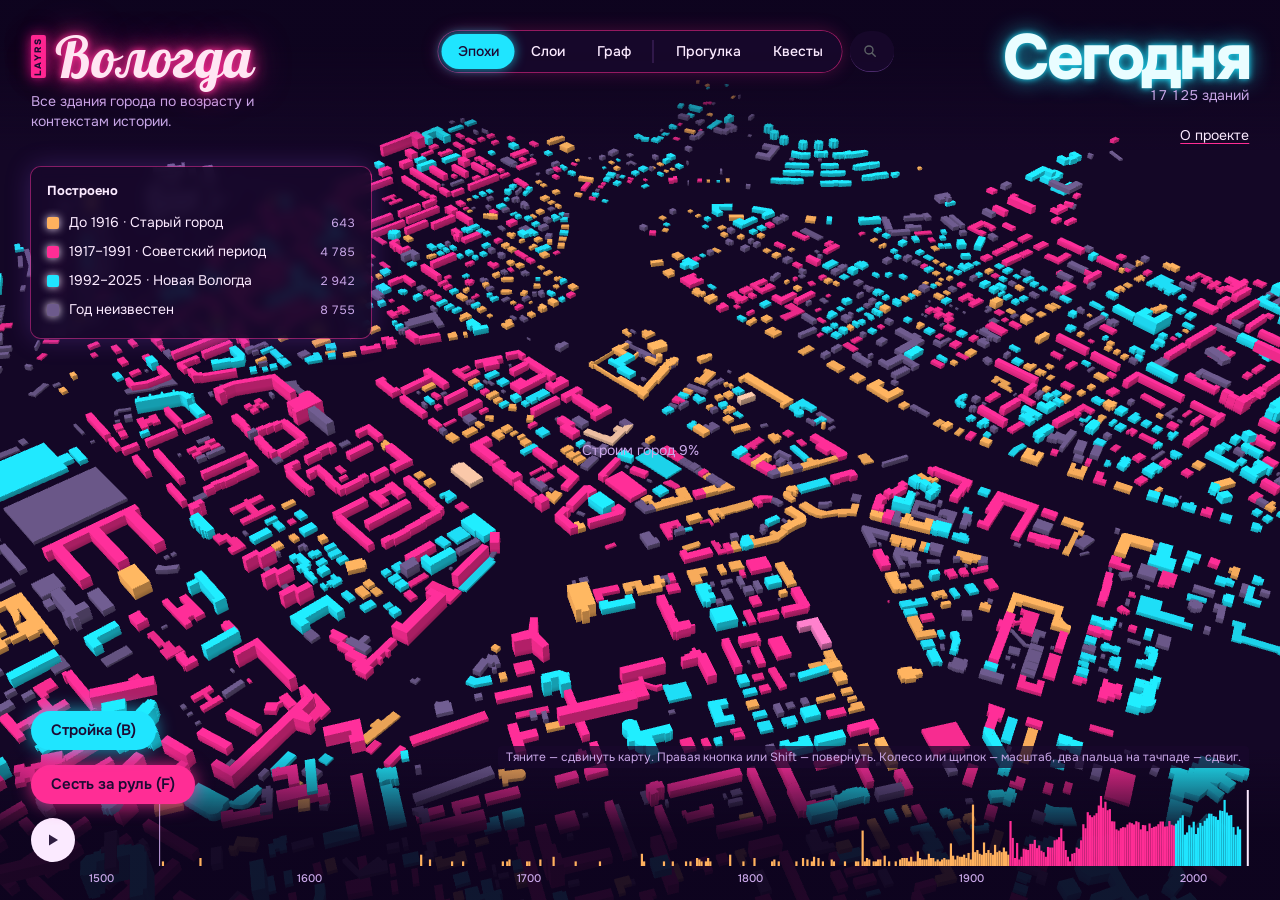
<file: index.html>
<!doctype html>
<html lang="ru">
<head>
<meta charset="utf-8">
<meta name="viewport" content="width=device-width, initial-scale=1, viewport-fit=cover">
<title>LAYRS: Вологда</title>
<meta name="description" content="Все 17 тысяч зданий Вологды в 3D по году постройки: три эпохи, храмы, деревянные дома, памятники наследия, люди и события. Неоновый город с машиной, радио, заданиями и градостроителем.">
<link rel="canonical" href="https://pyatakovich-hash.github.io/vologda/">
<meta property="og:type" content="website">
<meta property="og:title" content="LAYRS: Вологда">
<meta property="og:description" content="Все 17 тысяч зданий Вологды в 3D по году постройки: три эпохи, храмы, деревянные дома, памятники наследия, люди и события. Неоновый город с машиной, радио, заданиями и градостроителем.">
<meta property="og:url" content="https://pyatakovich-hash.github.io/vologda/">
<meta property="og:image" content="https://pyatakovich-hash.github.io/vologda/og.png">
<meta property="og:image:width" content="1200">
<meta property="og:image:height" content="630">
<meta name="twitter:card" content="summary_large_image">
<script type="application/ld+json">{"@context": "https://schema.org", "@type": "WebApplication", "name": "LAYRS: Вологда", "url": "https://pyatakovich-hash.github.io/vologda/", "description": "Все 17 тысяч зданий Вологды в 3D по году постройки: три эпохи, храмы, деревянные дома, памятники наследия, люди и события. Неоновый город с машиной, радио, заданиями и градостроителем.", "inLanguage": "ru", "applicationCategory": "ReferenceApplication", "operatingSystem": "Any (web browser with WebGL)", "isAccessibleForFree": true, "image": "https://pyatakovich-hash.github.io/vologda/og.png", "about": {"@type": "City", "name": "Вологда"}}</script>
<link rel="preconnect" href="https://fonts.googleapis.com">
<link rel="preconnect" href="https://fonts.gstatic.com" crossorigin>
<link href="https://fonts.googleapis.com/css2?family=Onest:wght@400;500;600;700;800&family=PT+Serif:ital,wght@0,700;1,400&family=Lobster&display=swap" rel="stylesheet">
<link rel="stylesheet" href="styles.css">
<link rel="stylesheet" href="vice.css">
<script src="logo.js" defer></script>
</head>
<body>
<noscript><p style="padding:24px;font:16px sans-serif">Для карты нужен JavaScript и WebGL.</p></noscript>
<canvas id="scene" aria-label="Трёхмерная карта зданий Вологды"></canvas>
<div class="veil veil-top" aria-hidden="true"></div>
<div class="veil veil-bottom" aria-hidden="true"></div>

<header class="masthead">
  <div>
    <h1><span class="layrs" aria-label="LAYRS">LAYRS</span>Вологда<i class="baseline"></i></h1>
    <p class="dek">Все здания города по возрасту и контекстам истории.</p>
  </div>
</header>

<nav class="modes" aria-label="Как раскрасить город">
  <button data-mode="0" aria-pressed="true">Эпохи</button>
  <button data-mode="2" aria-pressed="false">Слои</button>
  <a class="graph-open" href="graph.html"><span>Граф</span></a>
  <span class="modes-sep" aria-hidden="true"></span>
  <button class="walks-open" aria-haspopup="dialog"><span>Прогулка</span></button>
  <button class="quests-open" aria-haspopup="dialog"><span>Квесты</span></button>
</nav>
<div class="find" role="search">
  <input type="search" id="find-input" autocomplete="off" spellcheck="false" placeholder="Адрес, здание или улица"
    aria-label="Найти здание, адрес или улицу" aria-controls="find-results" aria-expanded="false">
  <ul id="find-results" class="find-results" role="listbox" hidden></ul>
  <div id="find-sel" class="find-sel" hidden></div>
</div>

<div class="tally" aria-live="polite">
  <span id="year" class="tally-year">2025</span>
  <span class="tally-count"><span id="count">0</span> <span id="count-word">зданий</span></span>
</div>

<aside id="panel" class="panel collapsed">
  <button class="sheet-handle" aria-expanded="true" aria-controls="panel-body">Легенда</button>
  <div id="panel-body"></div>
</aside>
<nav class="corner" aria-label="Проект">
  <button class="about-open" aria-haspopup="dialog">О проекте</button>
</nav>
<dialog id="about" class="about" aria-labelledby="about-title">
  <button class="about-close" aria-label="Закрыть">×</button>
  <article>
    <h2 id="about-title">О проекте</h2>
    <p>17 125 зданий Вологды в 3D, раскрашенных по трём эпохам: старый город до 1916 года, советский период 1917–1991
    и новая Вологда 1992–2025. Поверх — слои истории: храмы, деревянное наследие, памятники под охраной, стили
    и дома, о которых есть статьи в Википедии.</p>
    <p>Город нарисован в неоне 80-х: по улицам ездят машины и ходят люди, можно сесть за руль (F), брать задания (M),
    переключать радио (Q/E), а в режиме «Стройка» (B) — достраивать город самому: зоны, дороги, бюджет и жители.</p>
    <p class="notice">Некоммерческий учебный проект. Основа — открытый шаблон LAYRS Александра Баракова;
    код этой версии — на <a href="https://github.com/pyatakovich-hash/vologda" target="_blank" rel="noopener">GitHub</a>.</p>

    <h3>Как читать карту</h3>
    <p>Цвет — эпоха постройки. Бледные здания датированы приблизительно, серые — год неизвестен. Кнопка ▶ проигрывает
    рост города с XVI века. Нажмите на здание, чтобы закрепить карточку с историей и источниками.
    «Прогулка» строит пеший маршрут по историям, «Граф» показывает людей и события, связанные с домами,
    а «Квесты» — загадки, ответ на которые нужно найти на карте.</p>
    <p>Карту двигают перетаскиванием или двумя пальцами на тачпаде, поворачивают правой кнопкой или с Shift,
    приближают колесом или щипком.</p>

    <h3>Данные</h3>
    <ul>
      <li>Контуры, этажность, улицы, вода: OpenStreetMap. ODbL.</li>
      <li>Подложка и улицы для машин: © <a href="https://www.openstreetmap.org/copyright" target="_blank" rel="noopener">OpenStreetMap</a>, © <a href="https://carto.com/attributions" target="_blank" rel="noopener">CARTO</a>.</li>
      <li>Рельеф: тайлы высот Terrarium (Mapzen, <a href="https://registry.opendata.aws/terrain-tiles/" target="_blank" rel="noopener">AWS Open Data</a>), с вертикальным преувеличением ×3.</li>
      <li>Годы постройки: база «How old is this house» проекта Кон-Тики (ODbL) и ГИС ЖКХ.</li>
      <li>Истории, памятники наследия, стили, люди и события: Wikidata (CC0) и Википедия (CC BY-SA);
      фото — Wikimedia Commons, у каждого указаны автор и лицензия.</li>
    </ul>

    <h3>Ограничения</h3>
    <p>Год постройки известен примерно у половины зданий: в открытых данных мало дат для мелких построек и гаражей.
    Истории привязаны к домам по координатам Wikidata и изредка могут попасть на соседнее здание.
    Машины, люди и градостроитель — игра, а не модель реального города.</p>
  </article>
</dialog>

<div id="card" class="card" hidden></div>
<section id="focus" class="focusbox" hidden aria-live="polite"></section>
<section id="walk" class="walkcard" hidden aria-live="polite"></section>
<section id="quest" class="quest" hidden aria-live="polite"></section>
<dialog id="quests" class="about quests" aria-labelledby="quests-title">
  <button class="about-close" aria-label="Закрыть">×</button>
  <article id="quests-body"></article>
</dialog>
<dialog id="walks" class="about walks" aria-labelledby="walks-title">
  <button class="about-close" aria-label="Закрыть">×</button>
  <article id="walks-body"></article>
</dialog>
<p class="howto">Тяните — сдвинуть карту. Правая кнопка или Shift — повернуть. Колесо или щипок — масштаб, два пальца на тачпаде — сдвиг.</p>

<footer class="timeline">
  <button id="play" class="play" aria-label="Показать, как рос город">
    <svg viewBox="0 0 16 16" aria-hidden="true"><path id="play-icon" d="M4 2.5v11l9-5.5z"/></svg>
  </button>
  <canvas id="hist" aria-label="Зданий по годам; тяните, чтобы выбрать год"></canvas>
</footer>

<div id="loading" class="loading">Строим город <span id="progress">0</span>%</div>
<script src="vendor/proj4.js"></script>
<script type="module" src="app.js"></script>
</body>
</html>
</file>
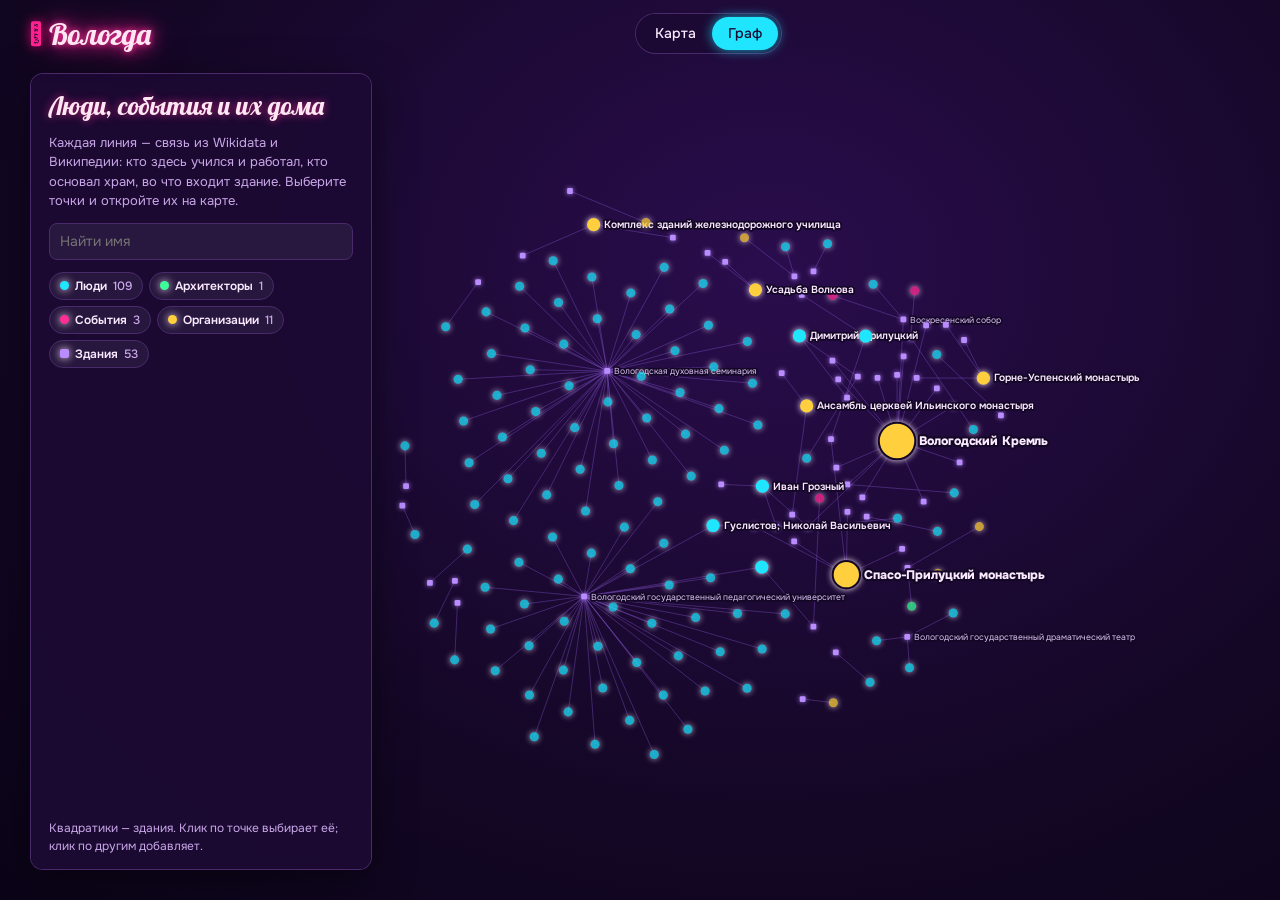
<file: graph.html>
<!doctype html>
<html lang="ru">
<head>
<meta charset="utf-8">
<meta name="viewport" content="width=device-width, initial-scale=1, viewport-fit=cover">
<title>LAYRS: Вологда — граф</title>
<link rel="preconnect" href="https://fonts.googleapis.com">
<link href="https://fonts.googleapis.com/css2?family=Onest:wght@400;500;600;700;800&family=Lobster&display=swap" rel="stylesheet">
<link rel="stylesheet" href="graph.css">
<script src="vendor/d3.min.js" defer></script>
<script src="graph.js" defer></script>
</head>
<body>
<header class="g-head">
  <a class="g-home" href="./"><span class="g-mark">LAYRS</span>Вологда</a>
  <nav class="g-nav" aria-label="Views">
    <a href="./" data-i18n="Map">Map</a>
    <a href="./graph.html" aria-current="page" data-i18n="Graph">Graph</a>
  </nav>
  <div class="g-lang" role="group" aria-label="Language" hidden>
    <button data-lang="en" aria-pressed="true">EN</button><button data-lang="nl" aria-pressed="false">NL</button>
  </div>
</header>

<aside class="g-panel" aria-label="Graph controls">
  <h1 data-i18n="People, events and the buildings they touched">People, events and the buildings they touched</h1>
  <p class="g-lede" data-i18n="lede">Every line is a checked story about a building. Pick one or more points, then open them on the map.</p>
  <input class="g-search" type="search" placeholder="Find a name" data-i18n-placeholder="Find a name" aria-label="Find a name">
  <div class="g-types" role="group" aria-label="Show"></div>
  <section class="g-selection" hidden>
    <ul class="g-chips"></ul>
    <a class="g-open" href="./"></a>
    <button class="g-clear" data-i18n="Clear">Clear</button>
  </section>
  <section class="g-evidence"></section>
  <p class="g-hint" data-i18n="hint">Squares are buildings. Click a point to select it; click more to add them.</p>
</aside>

<svg class="g-svg" role="img" aria-label="Graph of people, events and organisations linked to buildings"></svg>
<div class="g-tip" hidden></div>
</body>
</html>
</file>
<file: styles.css>
/* Petersburg: a white architectural model under a pale Baltic sky; Admiralty gold for the mark, Neva navy for the controls. */
:root {
  --sky: #e4e8ea;
  --paper: #ffffff;
  --ink: #000000;
  --muted: #5d6266;
  --rule: #cfd5d8;
  --red: #b8892a;
  --navy: #14284b;
  --gutter: clamp(16px, 2.4vw, 32px);
  font: 400 14px/1.5 "Onest", "Helvetica Neue", Arial, sans-serif;
}
* { box-sizing: border-box; }
html, body { margin: 0; height: 100%; background: var(--sky); color: var(--ink); overflow: hidden; }
button { font: inherit; color: inherit; }
:focus-visible { outline: 2px solid var(--red); outline-offset: 2px; }

#scene { position: fixed; inset: 0; width: 100%; height: 100%; display: block; }
/* Sky veils keep the masthead and the timeline legible over the model. */
.veil { position: fixed; left: 0; right: 0; pointer-events: none; }
.veil-top { top: 0; height: 150px; background: linear-gradient(var(--sky) 35%, rgba(228, 232, 234, 0)); }
.veil-bottom { bottom: 0; height: 150px; background: linear-gradient(rgba(228, 232, 234, 0), var(--sky) 55%); }

/* Masthead: the three crosses, then the name set large and tight. */
.masthead { position: fixed; top: calc(env(safe-area-inset-top, 0px) + var(--gutter)); left: var(--gutter);
  display: flex; gap: 14px; align-items: flex-start; pointer-events: none; }
/* LAYRS: the wordmark set vertically on a block of the city's accent, as tall as the name's capitals (sized in app.js). */
h1 { position: relative; }
.layrs { font-family: "Onest", sans-serif; position: absolute; left: 0; top: 0; writing-mode: vertical-rl; transform: rotate(180deg); display: flex;
  align-items: center; justify-content: center; background: var(--red); color: var(--paper); font-weight: 800;
  line-height: 1; letter-spacing: .14em; padding: 0 .3em; border-radius: 2px; box-sizing: border-box; }
.layrs { visibility: hidden; }
.layrs.fitted { visibility: visible; }
.baseline { display: inline-block; width: 0; height: 0; vertical-align: baseline; }
h1 { margin: 0; font: 700 clamp(34px, 4.4vw, 56px)/.95 "PT Serif", Georgia, serif; letter-spacing: -0.01em; }
.dek { margin: 8px 0 0; color: var(--muted); max-width: 30ch; font-size: 14px; line-height: 1.4; }

/* Mode switch: a single bar, the active mode filled black. */
.modes { position: fixed; top: calc(env(safe-area-inset-top, 0px) + var(--gutter)); left: 50%; transform: translateX(-50%);
  display: flex; background: var(--paper); border-radius: 999px; padding: 3px; box-shadow: 0 1px 0 var(--rule); }
.modes button { border: 0; background: none; padding: 7px 16px; border-radius: 999px; cursor: pointer; font-weight: 500; }
.modes button[aria-pressed="true"] { background: var(--navy); color: var(--paper); }

.tally { position: fixed; top: calc(env(safe-area-inset-top, 0px) + var(--gutter)); right: var(--gutter); text-align: right; }
.tally-year { display: block; font-size: clamp(40px, 5vw, 64px); font-weight: 800; letter-spacing: -0.04em; line-height: .85; }
.tally-count { color: var(--muted); }

/* Context panel: legend, ramp or layer list, always on the left under the masthead. */
.panel { position: fixed; left: var(--gutter); top: calc(env(safe-area-inset-top, 0px) + var(--gutter) + 136px);
  width: min(340px, calc(100vw - 2 * var(--gutter))); max-height: calc(100vh - 300px); overflow-y: auto;
  background: var(--paper); border-radius: 10px; padding: 14px 16px; }
.panel h2 { margin: 0 0 8px; font-size: 13px; font-weight: 700; }
.panel h2.section { margin: 14px 0 4px; color: var(--muted); font-weight: 600; }
.panel h2.section:first-child { margin-top: 0; }
.swatches { display: flex; flex-direction: column; }
.swatch { display: grid; grid-template-columns: 12px 1fr auto; gap: 10px; align-items: center; background: none; border: 0;
  text-align: left; padding: 4px 0; cursor: pointer; }
.swatch i { width: 12px; height: 12px; border-radius: 2px; }
.swatch .n { color: var(--muted); font-size: 12px; }
.n, .tally, .card dd, .card .y { font-variant-numeric: tabular-nums; }
.swatch[aria-pressed="false"] { opacity: .35; }
.ramp { height: 10px; border-radius: 2px; margin: 4px 0 6px; }
.ramp-scale { display: flex; justify-content: space-between; color: var(--muted); font-size: 12px; }
.note { color: var(--muted); font-size: 12px; margin: 10px 0 0; }

.layers { display: flex; flex-direction: column; gap: 2px; margin: 0 -8px; }
.layer { display: grid; grid-template-columns: 1fr auto; gap: 2px 12px; background: none; border: 0; text-align: left;
  padding: 8px; border-radius: 6px; cursor: pointer; }
.layer:hover { background: var(--sky); }
.layer[aria-pressed="true"] { background: var(--navy); color: var(--paper); }
.layer b { font-weight: 700; }
.layer .era, .layer .n { font-size: 12px; opacity: .7; }
.layer .n { grid-row: 1 / 3; grid-column: 2; align-self: center; }
.layer-detail { margin-top: 10px; }
.stories { list-style: none; margin: 0 -8px; padding: 0; }
.story { display: block; width: 100%; text-align: left; background: none; border: 0; border-radius: 6px; padding: 7px 8px; cursor: pointer; }
.story:hover { background: var(--sky); }
.story b { display: block; font-weight: 600; }
.story span { display: block; color: var(--muted); font-size: 12px; line-height: 1.45; margin-top: 2px; }
.back { border: 0; background: none; padding: 0; margin: 0 0 10px; color: var(--muted); cursor: pointer; font-size: 13px; }
.back::before { content: "‹ "; }
.layer-title { font-size: 22px !important; font-weight: 800 !important; letter-spacing: -0.02em; margin: 0 !important; line-height: 1.1; }
.layer-era { margin: 2px 0 0; color: var(--muted); }
.layer-detail p { margin: 0 0 10px; line-height: 1.55; }
.layer-detail a { color: var(--ink); text-decoration-color: var(--red); text-underline-offset: 3px; font-size: 12px; }
.caveat { color: var(--muted); font-size: 12px; }

/* Building card: a white slip of paper. Follows the pointer on hover; pinned by a click, then it takes clicks.
   Hierarchy: name and year are the heading; small sentence-case headings mark the sections below. */
.card { position: fixed; z-index: 10; pointer-events: none; background: var(--paper); border-radius: 10px;
  width: 330px; max-height: calc(100vh - 24px); overflow-y: auto; box-shadow: 0 8px 28px rgba(30, 40, 50, .16); font-size: 13px; }
.card.pinned { pointer-events: auto; width: 400px; }
.card .fact { margin: 0; padding: 8px 10px; background: var(--sky); border-radius: 6px; line-height: 1.5; }
.card-close { position: absolute; top: 8px; right: 8px; width: 30px; height: 30px; border: 0; border-radius: 50%;
  background: rgba(255,255,255,.92); cursor: pointer; font-size: 18px; line-height: 1; z-index: 1; }
.card .photo { margin: 0; }
.card .photo img { display: block; width: 100%; max-height: 210px; object-fit: cover; border-radius: 10px 10px 0 0; background: var(--sky); }
.card .photo figcaption { font-size: 11px; color: var(--muted); padding: 5px 16px 0; }
.card a { color: inherit; text-decoration-color: var(--red); text-underline-offset: 3px; }
.card-head { padding: 12px 16px 10px; }
.card-head h3 { margin: 0 0 6px; font-size: 17px; font-weight: 700; line-height: 1.25; letter-spacing: -0.01em; padding-right: 26px; }
.card .when { display: flex; align-items: baseline; gap: 10px; flex-wrap: wrap; }
.card .y { font-size: 30px; font-weight: 800; letter-spacing: -0.03em; line-height: 1; }
.card .period { color: var(--muted); display: inline-flex; align-items: center; gap: 6px; }
.card .period i, .card .chips i { width: 9px; height: 9px; border-radius: 2px; flex: none; }
.card section { padding: 10px 16px; border-top: 1px solid var(--rule); }
.card h4 { margin: 0 0 6px; font-size: 12px; font-weight: 700; color: var(--muted); }
.card .extract { margin: 0; line-height: 1.55; }
.card .chips { list-style: none; margin: 0; padding: 0; display: flex; flex-direction: column; gap: 6px; }
.card .chips li { display: flex; gap: 8px; align-items: flex-start; }
.card .chips li i { margin-top: 5px; }
.card .chips b { font-weight: 600; }
.card .chips span { color: var(--muted); }
.card .chips p { margin: 3px 0 0; line-height: 1.5; }
.card dl { display: grid; grid-template-columns: auto 1fr; gap: 3px 12px; margin: 0; }
.card dt { color: var(--muted); }
.card dd { margin: 0; text-align: right; }
.card .why { margin: 0; color: var(--muted); font-size: 12px; line-height: 1.45; }
.card .sources p { margin: 0; }
.card .hint { margin: 0; padding: 8px 16px 12px; color: var(--muted); font-size: 12px; border-top: 1px solid var(--rule); }

/* How to move: a quiet line under the timeline's right end. */
.howto { position: fixed; right: var(--gutter); bottom: calc(env(safe-area-inset-bottom, 0px) + 120px); color: var(--muted); background: rgba(228,232,234,.85); padding: 2px 8px; border-radius: 4px;
  font-size: 12px; pointer-events: none; }
@media (max-width: 720px), (hover: none) { .howto { display: none; } }

.timeline { position: fixed; left: 0; right: 0; bottom: 0; display: flex; align-items: flex-end; gap: 14px;
  padding: 0 var(--gutter) calc(env(safe-area-inset-bottom, 0px) + 14px); pointer-events: none; }
.timeline > * { pointer-events: auto; }
.timeline canvas { flex: 1; height: 96px; cursor: ew-resize; touch-action: none; }
.play { width: 44px; height: 44px; border-radius: 50%; border: 0; background: var(--ink); color: var(--paper);
  cursor: pointer; margin-bottom: 24px; display: grid; place-items: center; flex: none; }
.play svg { width: 16px; height: 16px; fill: currentColor; }

.loading { position: fixed; left: 50%; top: 50%; transform: translate(-50%, -50%); color: var(--muted); }

.sheet-handle { display: none; }

/* About: a reading page over the map, opened from a quiet link under the tally. */
.corner { position: fixed; top: calc(env(safe-area-inset-top, 0px) + var(--gutter) + 92px); right: var(--gutter);
  display: flex; flex-direction: column; align-items: flex-end; gap: 4px; }
.about-open, .sibling { border: 0; background: none; padding: 2px 0; cursor: pointer; color: var(--ink); font: inherit;
  text-decoration: underline; text-decoration-color: var(--red); text-underline-offset: 3px; }
.sibling { color: var(--muted); font-size: 12px; }
.about { border: 0; border-radius: 12px; padding: 0; width: min(640px, calc(100vw - 32px)); max-height: calc(100vh - 48px);
  box-shadow: 0 20px 60px rgba(30, 40, 50, .25); color: var(--ink); }
.about::backdrop { background: rgba(228, 232, 234, .7); }
.about article { padding: 28px 32px 32px; overflow-y: auto; }
.about h2 { margin: 0 0 12px; font: 700 28px/1.1 "PT Serif", Georgia, serif; }
.about h3 { margin: 22px 0 6px; font-size: 15px; font-weight: 700; }
.about p, .about li { line-height: 1.6; max-width: 64ch; }
.about ul { padding-left: 18px; margin: 6px 0 0; }
.about li { margin-bottom: 6px; }
.about a { color: var(--ink); text-decoration-color: var(--red); text-underline-offset: 3px; }
.about .credit { color: var(--muted); margin-top: 0; }
.about .author { font-weight: 600; margin-bottom: 4px; }
.about .notice { border-left: 3px solid var(--red); padding-left: 12px; font-weight: 500; }
.about-close { position: sticky; float: right; top: 10px; margin: 10px 10px 0 0; width: 32px; height: 32px; border: 0;
  border-radius: 50%; background: var(--sky); cursor: pointer; font-size: 18px; }

/* Section icons in the layer list, and a row of them to jump between sections. */
.icon { width: 15px; height: 15px; flex: none; vertical-align: -2px; margin-right: 6px; }
.section-nav { display: flex; gap: 4px; margin: 0 0 6px; flex-wrap: wrap; }
.section-nav button { border: 0; background: var(--sky); border-radius: 6px; width: 32px; height: 30px; cursor: pointer;
  display: grid; place-items: center; color: var(--navy); }
.section-nav .icon { margin: 0; }

@media (max-width: 720px) {
  .dek { display: none; }
  h1 { font-size: 30px; }
  .tally-year { font-size: 30px; }
  .tally-count { font-size: 12px; }
  .masthead, .tally { top: calc(env(safe-area-inset-top, 0px) + 14px); }
  .corner { top: calc(env(safe-area-inset-top, 0px) + 64px); font-size: 13px; }
  /* Modes: one strip above the timeline. */
  .modes { top: auto; left: 12px; right: 12px; transform: none; bottom: calc(env(safe-area-inset-bottom, 0px) + 100px);
    justify-content: center; }
  .modes button { flex: 1; padding: 8px 10px; }
  /* Panel: a sheet above the modes, folded to its handle by default. */
  .panel { top: auto; left: 12px; right: 12px; width: auto; bottom: calc(env(safe-area-inset-bottom, 0px) + 150px);
    max-height: 48vh; padding: 0 14px 12px; }
  .sheet-handle { display: block; width: calc(100% + 28px); margin: 0 -14px 8px; padding: 12px 14px; border: 0;
    background: none; text-align: left; font-weight: 600; cursor: pointer; border-bottom: 1px solid var(--rule); }
  .sheet-handle::after { content: ""; float: right; width: 8px; height: 8px; margin-top: 4px; border: solid var(--muted);
    border-width: 0 2px 2px 0; transform: rotate(225deg); }
  .panel.collapsed { overflow: hidden; padding-bottom: 0; }
  .panel.collapsed .sheet-handle { margin-bottom: 0; border-bottom: 0; }
  .panel.collapsed .sheet-handle::after { transform: rotate(45deg); margin-top: 0; }
  .panel.collapsed #panel-body { display: none; }
  /* Card: a sheet from the bottom edge. */
  .card, .card.pinned { left: 0 !important; right: 0; top: auto !important; bottom: 0; width: auto; max-height: 72vh;
    border-radius: 14px 14px 0 0; padding-bottom: env(safe-area-inset-bottom, 0px); }
  .card .photo img { border-radius: 14px 14px 0 0; max-height: 190px; }
  .timeline { padding-bottom: calc(env(safe-area-inset-bottom, 0px) + 10px); }
  .timeline canvas { height: 76px; }
  .play { width: 40px; height: 40px; margin-bottom: 18px; }
  .about article { padding: 20px 18px 24px; }
}
@media (prefers-reduced-motion: reduce) { * { transition: none !important; } }

.card .chips .note-name { margin: 2px 0 0; font-weight: 600; color: var(--ink); }

/* ---- ported from LAYRS: Delft: walks, the bar, the legend ---- */
.walkcard { position: fixed; z-index: 11; right: var(--gutter); bottom: 132px; width: 340px; max-height: calc(100vh - 290px);
  overflow-y: auto; background: var(--paper); border-radius: 12px; box-shadow: 0 2px 0 var(--red), 0 10px 30px rgba(20, 40, 100, .14); }
.walkcard header { cursor: pointer; display: flex; align-items: center; gap: 10px; padding: 11px 44px 10px 16px;
  background: var(--red); color: var(--paper); border-radius: 12px 12px 0 0; }
.walkcard header b { font-size: 13px; }
.walkcard .q-close { position: absolute; top: 5px; right: 6px; width: 30px; height: 30px; border: 0; border-radius: 50%;
  background: none; cursor: pointer; font-size: 18px; color: var(--paper); z-index: 1; }
.walkcard .q-credit { font-size: 11px; color: var(--muted); padding: 4px 16px 0; margin: 0; }
.walkcard .q-credit a { color: inherit; }
.walkcard .q-riddle { margin: 0; padding: 10px 16px 0; font-size: 15px; line-height: 1.5; }
.walkcard .q-actions { display: flex; flex-wrap: wrap; align-items: center; gap: 6px; padding: 12px 16px 14px; }
.walkcard .q-actions button { border: 1px solid var(--rule); background: var(--paper); border-radius: 999px;
  padding: 5px 12px; cursor: pointer; font-size: 12px; font-weight: 600; }
.walkcard .q-actions button small { color: var(--muted); font-weight: 500; }
.walkcard .q-actions .primary { background: var(--red); border-color: var(--red); color: var(--paper); }
@media (max-width: 720px) {
  .walkcard { left: 12px; right: 12px; width: auto; bottom: auto; top: calc(env(safe-area-inset-top, 0px) + 100px); max-height: 46vh; }
}
.walks { width: min(720px, calc(100vw - 32px)); }
.walks article { padding: 22px 26px 24px; }
.walks h2 { margin: 0; }
.walks h3 { margin: 16px 0 8px; font-size: 13px; }
.walks .w-lede { margin: 6px 0 0; font-size: 13px; line-height: 1.5; color: var(--muted); }
.w-chips { display: flex; flex-wrap: wrap; gap: 6px; align-items: center; }
.w-chip { display: inline-flex; align-items: center; gap: 6px; border: 1px solid var(--rule); background: var(--paper);
  border-radius: 999px; padding: 5px 11px; cursor: pointer; font-size: 12px; font-weight: 600; color: var(--ink); }
.w-chip .icon { width: 13px; height: 13px; }
.w-chip[aria-pressed="true"] { background: var(--red); border-color: var(--red); color: var(--paper); }
.w-sep { width: 1px; height: 20px; background: var(--rule); margin: 0 4px; }
.walks .w-note { margin: 6px 0 0; font-size: 12px; color: var(--muted); }
.walks .w-msg { margin: 14px 0 0; font-size: 13px; color: #b7791f; }
.w-go { margin-top: 18px; }
.w-make { border: 0; background: var(--red); color: var(--paper); border-radius: 999px; padding: 9px 18px;
  cursor: pointer; font-size: 14px; font-weight: 700; }
.walkcard { width: 340px; }
.walkcard header .w-meta { margin-left: auto; font-size: 12px; opacity: .85; font-variant-numeric: tabular-nums; }
.w-stops { list-style: none; margin: 8px 0 0; padding: 0; }
.w-stops button { display: flex; gap: 10px; width: 100%; text-align: left; border: 0; background: none; padding: 7px 16px;
  cursor: pointer; font: inherit; color: inherit; }
.w-stops button:hover { background: #eef2fb; }
.w-num { flex: none; width: 22px; height: 22px; border-radius: 50%; background: var(--red); color: var(--paper);
  display: grid; place-items: center; font-size: 12px; font-weight: 800; margin-top: 1px; }
.w-stops b { display: block; font-size: 13px; }
.w-stops em { display: -webkit-box; -webkit-line-clamp: 2; -webkit-box-orient: vertical; overflow: hidden;
  font-style: normal; font-size: 12px; line-height: 1.4; color: var(--muted); }
.w-google { background: var(--red); color: var(--paper); border-radius: 999px; padding: 6px 14px; font-size: 12px;
  font-weight: 700; text-decoration: none; }
.walkcard .q-actions button { border: 1px solid var(--rule); background: var(--paper); border-radius: 999px;
  padding: 5px 12px; cursor: pointer; font-size: 12px; font-weight: 600; }
.walkcard .q-credit { padding: 0 16px 12px; }
@media (max-width: 720px) {
  .walkcard { left: 12px; right: 12px; width: auto; bottom: auto; top: calc(env(safe-area-inset-top, 0px) + 100px); max-height: 46vh; }
}
.walkcard header { cursor: pointer; }
.walkcard.folded .w-stops, .walkcard.folded .q-credit { display: none; }
.w-locate { margin-bottom: 8px; }
.w-share { border: 0; background: var(--red); color: var(--paper); border-radius: 999px; padding: 8px 16px;
  cursor: pointer; font-size: 13px; font-weight: 700; }
.walkcard > .q-actions { border-bottom: 1px solid var(--rule); }
.walkcard .q-actions .w-kml { width: 28px; height: 28px; padding: 0; border: 0; background: none; color: var(--muted);
  display: inline-grid; place-items: center; border-radius: 50%; margin-left: auto; }
.walkcard .q-actions .w-kml:hover { color: var(--red); background: #eef2fb; }
.walkcard .w-kml svg { width: 15px; height: 15px; fill: none; stroke: currentColor; stroke-width: 1.6; stroke-linecap: round; stroke-linejoin: round; }
.w-stops .w-off .w-num { background: #9fb0d8; }
.w-stops .w-off b { color: #4b5560; }
.modes .modes-sep { flex: none; width: 1px; align-self: stretch; margin: 6px 6px; background: var(--rule); }
.modes .walks-open, .modes .quests-open, .modes .graph-open { display: inline-flex; align-items: center; gap: 6px;
  padding: 7px 16px; border-radius: 999px; color: var(--ink); background: none; text-decoration: none; font-weight: 500; }
.modes .walks-open svg, .modes .quests-open svg { width: 13px; height: 13px; fill: currentColor; }
.modes .walks-open[aria-pressed="true"], .modes .quests-open[aria-pressed="true"] { background: var(--ink); color: var(--paper); }
@media (max-width: 720px) {
  .modes .modes-sep { margin: 6px 2px; }
}
.make-walk { margin: 10px 0 2px; border: 0; background: var(--red); color: var(--paper); border-radius: 999px;
  padding: 6px 14px; cursor: pointer; font-size: 12px; font-weight: 700; }
@media (max-width: 720px) {
  body.walking .timeline, body.walking .howto { display: none; }
  body.walking .modes { bottom: calc(env(safe-area-inset-bottom, 0px) + 14px); }
  body.walking .panel { bottom: calc(env(safe-area-inset-bottom, 0px) + 64px); }
}
/* One look for every item in the bar: plain text, an icon for the things to do, black when it is on. */
.modes .walks-open, .modes .quests-open, .modes .graph-open { display: inline-flex; align-items: center; gap: 6px;
  padding: 7px 16px; border-radius: 999px; color: var(--ink); background: none; text-decoration: none; font-weight: 500; }
.modes .walks-open svg, .modes .quests-open svg { width: 13px; height: 13px; fill: currentColor; }
.modes button:not([aria-pressed="true"]):hover, .modes .graph-open:hover { background: var(--sky); }
.modes .walks-open[aria-pressed="true"], .modes .quests-open[aria-pressed="true"] { background: var(--ink); color: var(--paper); }
/* On a phone all five fit on one line, without scrolling. */
@media (max-width: 720px) {
  .modes { left: 50%; right: auto; transform: translateX(-50%); max-width: calc(100vw - 16px); }
  .modes button, .modes .walks-open, .modes .quests-open, .modes .graph-open { padding: 7px 9px; font-size: 13.5px; }
  .modes .modes-sep { margin: 6px 2px; }
}
/* Legend panel: never scrolls sideways; the way back to the list stays in view; the list is one line a layer. */
.panel { overflow-x: hidden; }
.jump { flex-wrap: wrap; gap: 4px; }
.jump button { width: 30px; height: 30px; }
.jump .icon { width: 16px; height: 16px; }
.panel .back { position: sticky; top: -14px; z-index: 2; display: block; width: calc(100% + 32px); margin: -14px -16px 10px;
  padding: 10px 16px; text-align: left; background: var(--paper); border-bottom: 1px solid var(--rule); color: var(--ink);
  font-weight: 600; }
.panel .back:hover { background: var(--sky); }
.layers { margin: 0 -6px; gap: 0; }
.layer { grid-template-columns: 1fr auto auto; align-items: baseline; gap: 0 10px; padding: 5px 6px; font-size: 13px; }
.layer b { font-weight: 600; min-width: 0; overflow: hidden; text-overflow: ellipsis; white-space: nowrap; }
.layer .era { grid-row: 1; grid-column: 2; font-size: 11px; white-space: nowrap; }
.layer .n { grid-row: 1; grid-column: 3; font-size: 11px; min-width: 3.2em; text-align: right; font-variant-numeric: tabular-nums; }
.panel h2.section { margin: 10px 0 2px; font-size: 12px; }
@media (max-width: 720px) { .panel .back { top: 0; margin-top: 0; } }
.section-nav { position: sticky; top: -14px; background: var(--paper); padding: 6px 0; z-index: 1; }
.section-nav button { width: 30px; height: 30px; }

/* ---- quests, ported from LAYRS: Delft ---- */
.q-tiles { display: inline-flex; gap: 2px; vertical-align: -1px; }
.q-tiles i { width: 9px; height: 9px; border-radius: 2px; border: 1.5px solid var(--red); background: transparent; }
.q-tiles i.on { background: var(--red); }
.q-level { display: inline-flex; align-items: center; gap: 6px; font-size: 11px; font-weight: 600; color: var(--red); }
.quests { width: min(1000px, calc(100vw - 32px)); }
.quests article { padding: 22px 26px 24px; }
.quests h2 { margin: 0; }
.quests .q-lede { max-width: 72ch; margin: 6px 0 0; font-size: 13px; line-height: 1.5; }
.quests .q-score { font-size: 13px; color: var(--muted); margin: 6px 0 0; }
.quests .q-score b { color: var(--red); font-size: 17px; }
.quests .q-grid { list-style: none; margin: 14px 0 0; padding: 0; display: grid; grid-template-columns: repeat(5, 1fr); gap: 10px; }
.quests .q-tile { margin: 0; max-width: none; line-height: 1.35; }
.q-tile { --fill: .06; position: relative; display: flex; flex-direction: column; gap: 4px; padding: 15px 14px 12px;
  border: 1px solid #c9d3ea; border-radius: 3px; outline: 1px solid #c9d3ea; outline-offset: -6px;
  /* the painted corners of a Delft tile, over a wash as deep as the quest is hard */
  background: radial-gradient(circle at 0 0, var(--red) 0 8px, transparent 9px),
    radial-gradient(circle at 100% 0, var(--red) 0 8px, transparent 9px),
    radial-gradient(circle at 0 100%, var(--red) 0 8px, transparent 9px),
    radial-gradient(circle at 100% 100%, var(--red) 0 8px, transparent 9px),
    rgb(31 63 154 / var(--fill)); }
.q-tile.l2 { --fill: .16; }
.q-tile.l3 { --fill: .3; }
.q-tile h3 { margin: 2px 0 0; font-size: 14px; line-height: 1.25; letter-spacing: -0.01em; }
.q-tile p { margin: 0; color: #4b5560; font-size: 12px; line-height: 1.4; flex: 1;
  display: -webkit-box; -webkit-line-clamp: 3; -webkit-box-orient: vertical; overflow: hidden; }
.q-tile footer { display: flex; align-items: center; justify-content: space-between; margin-top: 6px; gap: 6px; }
.q-tile .q-progress { font-size: 11px; color: #4b5560; font-variant-numeric: tabular-nums; }
.q-tile.complete::after { content: "✓"; position: absolute; top: 9px; right: 12px; color: var(--red); font-weight: 800; }
.quests .q-start { border: 0; background: var(--red); color: var(--paper); border-radius: 999px; padding: 4px 11px;
  cursor: pointer; font-size: 11px; font-weight: 700; }
.q-tile.complete .q-start { background: var(--paper); color: var(--red); box-shadow: inset 0 0 0 1.5px var(--red); }
.quest { position: fixed; z-index: 11; right: var(--gutter); bottom: 132px; width: 340px; max-height: calc(100vh - 290px);
  overflow-y: auto; background: var(--paper); border-radius: 12px; box-shadow: 0 2px 0 var(--red), 0 10px 30px rgba(20, 40, 100, .14); }
.quest header { cursor: pointer; display: flex; align-items: center; gap: 10px; padding: 11px 44px 10px 16px;
  background: var(--red); color: var(--paper); border-radius: 12px 12px 0 0; }
.quest header b { font-size: 13px; }
.quest header .q-level { color: rgba(255, 255, 255, .85); margin-left: auto; }
.quest header .q-tiles i { border-color: rgba(255, 255, 255, .85); }
.quest header .q-tiles i.on { background: rgba(255, 255, 255, .85); }
.quest .q-close { position: absolute; top: 5px; right: 6px; width: 30px; height: 30px; border: 0; border-radius: 50%;
  background: none; cursor: pointer; font-size: 18px; color: var(--paper); z-index: 1; }
.quest .q-steps { display: flex; align-items: center; gap: 5px; padding: 10px 16px 0; }
.quest .q-steps i { width: 14px; height: 14px; border-radius: 3px; border: 1.5px solid #c9d3ea; }
.quest .q-steps i.done { background: var(--red); border-color: var(--red); }
.quest .q-steps i.now { border-color: var(--red); }
.quest .q-steps span { margin-left: auto; color: var(--muted); font-size: 12px; font-variant-numeric: tabular-nums; }
.quest .q-photo { margin: 10px 16px 0; overflow: hidden; height: 150px; border-radius: 6px; background: var(--sky); }
.quest .q-photo img { width: 100%; height: 100%; object-fit: cover; transform: scale(1.35); display: block; }
.quest .q-credit { font-size: 11px; color: var(--muted); padding: 4px 16px 0; margin: 0; }
.quest .q-credit a { color: inherit; }
.quest .q-riddle { margin: 0; padding: 10px 16px 0; font-size: 15px; line-height: 1.5; }
.quest .q-count { margin: 6px 16px 0; font-size: 12px; color: var(--red); font-weight: 600; }
.quest .q-hints { margin: 8px 16px 0; padding: 0; list-style: none; display: flex; flex-direction: column; gap: 4px; }
.quest .q-hints li { color: #3e4448; font-size: 13px; line-height: 1.45; padding-left: 10px; border-left: 2px solid var(--red); }
.quest .q-actions { display: flex; flex-wrap: wrap; align-items: center; gap: 6px; padding: 12px 16px 14px; }
.quest .q-actions button { border: 1px solid var(--rule); background: var(--paper); border-radius: 999px;
  padding: 5px 12px; cursor: pointer; font-size: 12px; font-weight: 600; }
.quest .q-actions button small { color: var(--muted); font-weight: 500; }
.quest .q-actions .primary { background: var(--red); border-color: var(--red); color: var(--paper); }
.quest .q-worth { margin-left: auto; }
.quest .q-feedback { margin: 0; padding: 8px 16px 0; font-size: 13px; color: var(--muted); min-height: 1.4em; }
.quest .q-feedback.hot { color: #c2410c; font-weight: 600; }
.quest .q-feedback.warm { color: #b7791f; }
.quest .q-feedback.cold { color: #4a6fa5; }
.quest .q-feedback.miss { animation: q-shake .35s; }
.quest .q-found { position: relative; margin: 12px 16px 0; padding: 12px 12px 10px; background: #eef2fb; border-radius: 8px; }
.quest .q-found b { display: block; margin-bottom: 4px; padding-right: 90px; }
.quest .q-found p { margin: 0; font-size: 13px; line-height: 1.5; }
.quest .q-found a { color: inherit; text-decoration-color: var(--red); }
.quest .q-found .q-earned { margin-top: 8px; font-size: 12px; color: var(--muted); }
.quest .q-found .q-final { margin-top: 8px; font-size: 14px; }
.quest .q-found .q-final b { color: var(--red); font-size: 18px; }
.q-stamp { position: absolute; top: -10px; right: 10px; padding: 4px 10px; border: 2.5px solid var(--red); border-radius: 6px;
  color: var(--red); font-weight: 800; font-size: 14px; letter-spacing: .02em; background: rgba(238, 242, 251, .9);
  transform: rotate(-8deg); animation: q-stamp .45s cubic-bezier(.2, 1.6, .4, 1); }
@keyframes q-stamp { from { transform: rotate(-30deg) scale(2.2); opacity: 0; } to { transform: rotate(-8deg) scale(1); opacity: 1; } }
@keyframes q-shake { 25% { transform: translateX(-4px); } 75% { transform: translateX(4px); } }
.quest.folded > :not(header):not(.q-close):not(.q-steps):not(.q-feedback) { display: none; }
.quest.folded .q-feedback, .quest.folded .q-steps { padding-bottom: 10px; }
@media (max-width: 720px) {
  .quest { left: 12px; right: 12px; width: auto; bottom: auto; top: calc(env(safe-area-inset-top, 0px) + 100px); max-height: 46vh; }
  .quest .q-photo { height: 110px; }
  .quests .q-grid { grid-template-columns: 1fr 1fr; gap: 8px; }
  .quests article { padding: 18px 16px 18px; }
  .quests .q-lede { display: none; }
  .q-tile p { display: none; }
  .q-tile { padding: 12px 11px 10px; }
}
@media (prefers-reduced-motion: reduce) {
  .quest .q-feedback.miss, .q-stamp { animation: none; }
}
@media (min-width: 721px) and (max-width: 960px) {
  .quests .q-grid { grid-template-columns: repeat(4, 1fr); }
}
/* The tile wash on quest cards uses the city's gold. */
.q-tile { background-color: rgb(184 137 42 / var(--fill)); }
.quest .q-found { background: #f6efe0; }
.modes .quests-open { margin-left: 0; background: none; color: var(--ink); }
.modes .quests-open[aria-pressed="true"] { background: var(--ink); color: var(--paper); }

/* The way to the graph, and what the graph opened on the map. */
.modes .graph-open { display: inline-flex; align-items: center; gap: 6px; padding: 7px 16px; border-radius: 999px;
  text-decoration: none; color: var(--ink); font-weight: 500; }
.modes .graph-open svg { width: 14px; height: 14px; fill: none; stroke: currentColor; stroke-width: 1.4; }
.modes .graph-open svg circle { fill: currentColor; stroke: none; }
.modes .graph-open:hover { background: var(--sky); }
.focusbox { position: fixed; z-index: 11; right: var(--gutter); bottom: 132px; width: 280px; background: var(--paper);
  border-radius: 12px; box-shadow: 0 2px 0 var(--red), 0 10px 30px rgba(0, 0, 0, .12); padding: 0 0 12px; }
.focusbox header { display: flex; align-items: center; justify-content: space-between; padding: 10px 8px 8px 16px;
  border-bottom: 1px solid var(--rule); }
.focusbox .f-close { width: 28px; height: 28px; border: 0; border-radius: 50%; background: none; cursor: pointer; font-size: 18px; color: var(--muted); }
.focusbox ul { list-style: none; margin: 8px 0 0; padding: 0 16px; display: flex; flex-direction: column; gap: 5px; }
.focusbox li { display: flex; align-items: center; gap: 8px; font-size: 13px; }
.focusbox li i { width: 10px; height: 10px; border-radius: 2px; flex: none; }
.focusbox li small { margin-left: auto; color: var(--muted); font-variant-numeric: tabular-nums; }
.focusbox .f-back { display: inline-block; margin: 10px 16px 0; font-size: 12px; color: var(--ink); text-decoration-color: var(--red); text-underline-offset: 3px; }
@media (max-width: 720px) {
  .focusbox { left: 12px; right: 12px; width: auto; bottom: auto; top: calc(env(safe-area-inset-top, 0px) + 100px); }
}
.f-actions { display: flex; align-items: center; gap: 12px; flex-wrap: wrap; }
.f-actions .make-walk { margin: 0; }
.focusbox .f-actions { margin: 10px 16px 0; }
.focusbox .f-actions .f-back { margin: 0; }

/* Search: a magnifier just right of the mode bar, as tall as it (placed by app.js); a click opens the field. */
.find { position: fixed; z-index: 12; left: calc(50% + 240px); top: calc(env(safe-area-inset-top, 0px) + var(--gutter)); width: 40px;
  transition: width .2s; }
.find:focus-within, .find:has(.find-sel:not([hidden])) { width: 300px; }
/* folded to its magnifier until clicked */
.find input { cursor: pointer; }
.find input::placeholder { color: transparent; }
.find:focus-within input { cursor: text; }
.find:focus-within input::placeholder { color: var(--muted); }
.find input { width: 100%; height: 40px; box-sizing: border-box; border: 0; border-radius: 999px; background-color: var(--paper);
  box-shadow: 0 1px 0 var(--rule); padding: 0 12px 0 32px; font: inherit; font-size: 13px; color: var(--ink);
  background-image: url("data:image/svg+xml,%3Csvg xmlns='http://www.w3.org/2000/svg' viewBox='0 0 16 16'%3E%3Ccircle cx='6.8' cy='6.8' r='4.6' fill='none' stroke='%235d6266' stroke-width='1.6'/%3E%3Cpath d='M10.2 10.2 14 14' stroke='%235d6266' stroke-width='1.6' stroke-linecap='round'/%3E%3C/svg%3E");
  background-repeat: no-repeat; background-position: 13px 50%; background-size: 14px; }
.find input::-webkit-search-cancel-button { display: none; }
.find-results, .find-sel { width: 300px; }
.find input:focus { outline: 2px solid var(--red); outline-offset: 1px; }
.find-results { list-style: none; margin: 6px 0 0; padding: 4px; background: var(--paper); border-radius: 10px;
  box-shadow: 0 8px 24px rgba(0, 0, 0, .12); max-height: 50vh; overflow-y: auto; }
.find-results li { padding: 7px 10px; border-radius: 6px; cursor: pointer; display: flex; flex-wrap: wrap; gap: 2px 8px; align-items: baseline; }
.find-results li[aria-selected="true"], .find-results li:hover { background: var(--sky); }
.find-results b { font-weight: 600; }
.find-results span { color: var(--muted); font-size: 12px; }
.find-results em { flex-basis: 100%; font-style: normal; font-size: 12px; color: #9a6a12; }
.find-results .none { color: var(--muted); cursor: default; }
.find-sel { margin-top: 6px; display: flex; align-items: center; gap: 6px; background: var(--paper);
  border-radius: 16px; padding: 5px 5px 5px 12px; box-shadow: 0 1px 0 var(--rule); font-size: 12px; }
.find-sel span { font-weight: 600; margin-right: auto; overflow: hidden; text-overflow: ellipsis; white-space: nowrap; }
.find-sel .sel-clear { border: 0; background: none; border-radius: 999px; padding: 4px 8px; color: var(--muted); font-size: 15px; cursor: pointer; }
@media (max-width: 720px) {
  .find { left: 12px !important; transform: none; top: calc(env(safe-area-inset-top, 0px) + 58px); width: 36px; }
  .find:focus-within, .find:has(.find-sel:not([hidden])) { width: calc(100vw - 24px); }
  .find input { height: 36px; padding-left: 34px; background-position: 11px 50%; }
  .find-results, .find-sel { width: calc(100vw - 24px); }
}
.find-sel[hidden], .find-results[hidden] { display: none; }

/* Dialogs on a phone: a full-screen sheet within the visible screen (dvh, not vh, which on iOS runs under the
   browser's bars) and clear of the notch, with the close button always in reach at the top. */
.about { max-height: calc(100dvh - 48px); }
@media (max-width: 720px) {
  .about, .about.walks, .about.quests { width: 100vw; max-width: 100vw; height: 100dvh; max-height: 100dvh; margin: 0;
    border-radius: 0; padding: env(safe-area-inset-top, 0px) 0 env(safe-area-inset-bottom, 0px); overscroll-behavior: contain; }
  .about-close { position: fixed; top: calc(env(safe-area-inset-top, 0px) + 10px); right: 12px; float: none; margin: 0;
    width: 40px; height: 40px; z-index: 2; box-shadow: 0 1px 4px rgba(0, 0, 0, .12); }
  .about article { padding-top: 22px; }
  .about article h2 { padding-right: 44px; }
}

/* The legend on a phone: folded, a small "Legend" pill over the mode bar; open, a sheet with a grab bar and a ×.
   A touch on the map or a swipe down on the bar folds it again (app.js). */
@media (max-width: 720px) {
  .panel.collapsed { right: auto; width: auto; padding: 0; border-radius: 999px; box-shadow: 0 1px 0 var(--rule), 0 4px 14px rgba(0, 0, 0, .08); }
  .panel.collapsed .sheet-handle { width: auto; margin: 0; padding: 8px 14px 8px 34px; font-size: 13px; position: relative; }
  .panel.collapsed .sheet-handle::before { content: ""; position: absolute; left: 14px; top: 50%; width: 12px; height: 9px;
    transform: translateY(-50%); border-top: 2px solid var(--ink); border-bottom: 2px solid var(--ink);
    background: linear-gradient(var(--ink), var(--ink)) center / 100% 2px no-repeat; }
  .panel.collapsed .sheet-handle::after { content: none; }
  .panel:not(.collapsed) .sheet-handle { position: sticky; top: 0; z-index: 1; background: var(--paper); padding: 16px 14px 10px; }
  .panel:not(.collapsed) .sheet-handle::before { content: ""; position: absolute; left: 50%; top: 6px; width: 36px; height: 4px;
    margin-left: -18px; border-radius: 2px; background: var(--rule); }
  .panel:not(.collapsed) .sheet-handle::after { content: "×"; width: auto; height: auto; border: 0; transform: none; margin: -4px 0 0;
    font-size: 22px; line-height: 1; font-weight: 400; color: var(--muted); }
}

/* Phone: the search and the folded legend sit in one row under the name, as tall as the About group;
   the open legend drops down below that row. */
@media (max-width: 720px) {
  .find { top: calc(env(safe-area-inset-top, 0px) + 66px); width: 28px; }
  .find input { height: 28px; padding-left: 28px; background-position: 8px 50%; background-size: 12px; font-size: 12px; }
  .panel.collapsed { top: calc(env(safe-area-inset-top, 0px) + 66px); bottom: auto !important; left: 48px; }
  .panel.collapsed .sheet-handle { height: 28px; padding: 0 10px 0 28px; font-size: 12px; line-height: 28px; }
  .panel.collapsed .sheet-handle::before { left: 10px; width: 10px; height: 8px; border-width: 1.5px; background-size: 100% 1.5px; }
  .panel:not(.collapsed) { top: calc(env(safe-area-inset-top, 0px) + 102px); bottom: auto !important; max-height: 62dvh; }
}

/* While a walk or a quest is open, only it is filled in the mode bar; the colouring under it stays as it was. */
.modes:has(.walks-open[aria-pressed="true"], .quests-open[aria-pressed="true"]) button[data-mode][aria-pressed="true"] {
  background: none; color: inherit; }

/* iOS draws a search field at its own size unless told not to: keep the folded field exactly a 28 px magnifier,
   so the legend beside it never overlaps it. The panel starts folded in the HTML, so it does not jump on load. */
.find input { -webkit-appearance: none; appearance: none; min-width: 0; }
.find input::-webkit-search-decoration { -webkit-appearance: none; }
@media (max-width: 720px) {
  .find:not(:focus-within):not(:has(.find-sel:not([hidden]))) { overflow: hidden; border-radius: 999px; }
}
</file>
<file: vice.css>
/* Неоновая ночь 80-х: фиолетовые сумерки, розовый неон для акцентов, бирюза для активных кнопок.
   Подключается после styles.css и переопределяет его переменные. */
:root {
  --sky: #1c0a33;
  --paper: rgba(24, 8, 44, .9);
  --ink: #fbeaff;
  --muted: #c9a7e8;
  --rule: #4a2a6a;
  --red: #ff2d95;
  --navy: #1fe5ff;
  --neon-pink: #ff2d95;
  --neon-cyan: #1fe5ff;
}
html, body { background: #1c0a33; }

.veil-top { background: linear-gradient(rgba(14, 4, 30, .92) 30%, rgba(14, 4, 30, 0)); }
.veil-bottom { background: linear-gradient(rgba(14, 4, 30, 0), rgba(14, 4, 30, .92) 55%); }

/* Название — рукописный неон. */
h1 { font-family: "Lobster", "PT Serif", Georgia, cursive; font-weight: 400; letter-spacing: .01em;
  color: #ffe6f3; text-shadow: 0 0 6px var(--neon-pink), 0 0 18px var(--neon-pink), 0 0 36px rgba(255, 45, 149, .6); }
.layrs { background: var(--neon-pink); color: #1c0a33; box-shadow: 0 0 14px rgba(255, 45, 149, .7); }
.tally-year { color: #e9fdff; text-shadow: 0 0 6px var(--neon-cyan), 0 0 22px rgba(31, 229, 255, .7); }

.modes { background: var(--paper); box-shadow: 0 0 0 1px rgba(255, 45, 149, .5), 0 0 18px rgba(255, 45, 149, .25); }
.modes button[aria-pressed="true"] { background: var(--neon-cyan); color: #1c0a33; box-shadow: 0 0 12px rgba(31, 229, 255, .7); }

.panel, .card, .about { box-shadow: 0 0 0 1px rgba(255, 45, 149, .45), 0 0 26px rgba(155, 92, 255, .25); backdrop-filter: blur(6px); }
.swatch i { box-shadow: 0 0 8px currentColor; }
.card-close { background: rgba(255, 45, 149, .2); color: var(--ink); }
.about::backdrop { background: rgba(14, 4, 30, .7); }
.w-stops button:hover { background: rgba(31, 229, 255, .12); }
.quest .q-found { background: rgba(255, 45, 149, .12); }
.q-tile p, .q-tile .q-progress, .w-stops .w-off b { color: var(--muted); }
input, select, textarea { color: var(--ink); background-color: rgba(255, 255, 255, .06); }
a { color: inherit; }

/* Пасхалка: всплывающая плашка «Ночного заезда». */
.vice-toast { position: fixed; left: 50%; bottom: 120px; transform: translateX(-50%); z-index: 50; pointer-events: none;
  display: flex; flex-direction: column; gap: 4px; align-items: center; text-align: center;
  padding: 14px 22px; border-radius: 12px; background: rgba(20, 2, 46, .88); color: #fff;
  box-shadow: 0 0 0 1px var(--neon-pink), 0 0 30px rgba(255, 45, 149, .6), inset 0 0 18px rgba(31, 229, 255, .25);
  animation: vice-in .5s ease-out; transition: opacity 1s, transform 1s; }
.vice-toast b { font: 400 30px/1.1 "Lobster", cursive; color: #ffe6f3; text-shadow: 0 0 8px var(--neon-pink), 0 0 20px var(--neon-pink); }
.vice-toast span { font-size: 15px; color: #e9fdff; text-shadow: 0 0 8px rgba(31, 229, 255, .8); }
.vice-toast small { font-size: 12px; color: var(--muted); }
.vice-toast.out { opacity: 0; transform: translateX(-50%) translateY(16px); }
@keyframes vice-in { from { opacity: 0; transform: translateX(-50%) translateY(20px) scale(.96); } }
body.vice-drive h1 { animation: vice-flicker 2.4s infinite; }
@keyframes vice-flicker { 0%, 100% { opacity: 1; } 47% { opacity: 1; } 48% { opacity: .55; } 50% { opacity: 1; } 72% { opacity: .8; } 73% { opacity: 1; } }
@media (prefers-reduced-motion: reduce) { .vice-toast, body.vice-drive h1 { animation: none; } }
.howto { background: rgba(24, 8, 44, .75); color: var(--muted); }
.walkcard .q-actions .w-kml:hover { background: rgba(31, 229, 255, .12); }

/* ---------- Игра: кнопка, HUD, радио ---------- */
.drive-btn { position: fixed; left: var(--gutter); bottom: calc(env(safe-area-inset-bottom, 0px) + 96px); z-index: 20;
  border: 0; border-radius: 999px; padding: 12px 20px; cursor: pointer; font: 600 15px/1 "Onest", sans-serif;
  background: var(--neon-pink); color: #1c0a33; box-shadow: 0 0 18px rgba(255, 45, 149, .8); }
.drive-btn:hover { background: #ff5aad; }
body.driving .drive-btn { bottom: var(--gutter); background: rgba(24, 8, 44, .85); color: var(--ink); box-shadow: 0 0 0 1px var(--neon-pink); }
body.driving .panel, body.driving .modes, body.driving .find, body.driving .tally, body.driving .howto,
body.driving .timeline, body.driving .corner, body.driving .card, body.driving .veil-bottom { display: none !important; }

.game-hud { display: none; }
body.driving .game-hud { display: block; }
.g-money { position: fixed; top: var(--gutter); right: var(--gutter); font: 400 44px/1 "Lobster", cursive; color: #b8ffd9;
  text-shadow: 0 0 8px #3dff9a, 0 0 22px rgba(61, 255, 154, .6); }
.g-timer { position: fixed; top: calc(var(--gutter) + 6px); left: 50%; transform: translateX(-50%); font: 800 40px/1 "Onest", sans-serif;
  color: #e9fdff; text-shadow: 0 0 10px var(--neon-cyan); font-variant-numeric: tabular-nums; }
.g-timer.hot { color: #ffd1e6; text-shadow: 0 0 12px var(--neon-pink); animation: vice-flicker 1s infinite; }
.g-goal { position: fixed; left: 50%; bottom: 70px; transform: translateX(-50%); display: flex; align-items: center; gap: 10px;
  padding: 8px 16px; border-radius: 999px; background: rgba(20, 2, 46, .8); box-shadow: 0 0 0 1px var(--neon-pink); font-size: 15px; white-space: nowrap; }
.g-arrow { display: inline-block; font-style: normal; font-size: 22px; color: var(--neon-yellow, #ffe45c); text-shadow: 0 0 8px #ffe45c; }
.g-help { position: fixed; right: var(--gutter); bottom: 22px; max-width: min(520px, calc(100vw - 260px)); margin: 0; font-size: 12px; line-height: 1.4;
  color: var(--muted); text-align: right; }
@media (max-width: 720px) { .g-help { display: none; } }
.g-goal[hidden], .g-menu[hidden] { display: none; }
.g-task { position: fixed; top: calc(var(--gutter) + 50px); left: 50%; transform: translateX(-50%); font: 400 24px/1.1 "Lobster", cursive; color: #ffe6f3; white-space: nowrap;
  text-shadow: 0 0 8px var(--neon-pink), 0 0 20px rgba(255, 45, 149, .6); }
.g-menu { position: fixed; left: 50%; top: 50%; transform: translate(-50%, -50%); z-index: 45; display: flex; flex-direction: column; gap: 10px;
  width: min(460px, 92vw); padding: 18px; border-radius: 16px; background: rgba(22, 6, 42, .94); box-shadow: 0 0 0 1px var(--neon-pink), 0 0 40px rgba(255, 45, 149, .35); }
.g-menu > b { font: 400 34px/1 "Lobster", cursive; color: #ffe6f3; text-shadow: 0 0 10px var(--neon-pink); text-align: center; }
.g-menu > small { font-size: 12px; color: var(--muted); text-align: center; }
.g-list { display: flex; flex-direction: column; gap: 6px; }
.g-list button { display: grid; grid-template-columns: 26px 1fr; column-gap: 10px; align-items: center; padding: 9px 12px; border: 0; border-radius: 10px;
  background: rgba(255, 255, 255, .05); color: var(--ink); font: inherit; text-align: left; cursor: pointer; }
.g-list button:hover, .g-list button:focus-visible { background: rgba(255, 45, 149, .18); outline: none; box-shadow: 0 0 0 1px var(--neon-pink); }
.g-list kbd { grid-row: span 2; display: grid; place-items: center; width: 26px; height: 26px; border-radius: 6px; background: var(--neon-cyan); color: #10061f;
  font: 700 14px/1 "Onest", sans-serif; }
.g-list b { font-size: 16px; color: #fff; }
.g-list span { font-size: 12px; color: var(--muted); }

.radio-name { position: fixed; top: 84px; left: 50%; transform: translateX(-50%); z-index: 40; pointer-events: none; text-align: center;
  display: flex; flex-direction: column; align-items: center; animation: vice-in .4s ease-out; }
.radio-name b { font: 400 40px/1.1 "Lobster", cursive; color: #ffe6f3; text-shadow: 0 0 8px var(--neon-pink), 0 0 26px var(--neon-pink); }
.radio-name span { font-size: 13px; color: #e9fdff; letter-spacing: .04em; text-shadow: 0 0 8px var(--neon-cyan); }
.radio-sub { position: fixed; left: 50%; bottom: 118px; transform: translateX(-50%); z-index: 30; max-width: min(720px, 90vw);
  padding: 8px 14px; border-radius: 8px; background: rgba(0, 0, 0, .55); color: #fff; font-size: 15px; text-align: center;
  opacity: 0; transition: opacity .6s; pointer-events: none; }
.radio-sub.show { opacity: 1; }
.radio-sub.out { opacity: 0; }
.vice-toast.game { bottom: auto; top: 30%; }
.vice-toast.win b { color: #b8ffd9; text-shadow: 0 0 8px #3dff9a, 0 0 22px #3dff9a; }
.vice-toast.fail b { color: #ffd1e6; }
dialog.about, .about { background: rgba(22, 6, 42, .97); color: var(--ink); }
.about a { color: #ffe6f3; text-decoration-color: var(--neon-pink); }
.about-close { background: var(--neon-pink); color: #1c0a33; }

/* ---------- Стройка: кнопка, HUD бюджета, панель инструментов ---------- */
.build-btn { position: fixed; left: var(--gutter); bottom: calc(env(safe-area-inset-bottom, 0px) + 150px); z-index: 20;
  border: 0; border-radius: 999px; padding: 12px 20px; cursor: pointer; font: 600 15px/1 "Onest", sans-serif;
  background: var(--neon-cyan); color: #1c0a33; box-shadow: 0 0 18px rgba(31, 229, 255, .7); }
body.driving .build-btn { display: none; }
body.building .build-btn { bottom: auto; top: calc(var(--gutter) + 70px); background: rgba(24, 8, 44, .85); color: var(--ink); box-shadow: 0 0 0 1px var(--neon-cyan); }
body.building .panel, body.building .modes, body.building .find, body.building .tally, body.building .howto,
body.building .timeline, body.building .corner, body.building .card, body.building .drive-btn, body.building .veil-bottom { display: none !important; }

.sim-hud, .sim-bar, .sim-hint, .sim-tax { display: none; }
body.building .sim-hud, body.building .sim-bar, body.building .sim-hint { display: flex; }
body.building .sim-tax:not([hidden]) { display: grid; }
.sim-hud { position: fixed; top: var(--gutter); right: var(--gutter); z-index: 20; flex-direction: column; gap: 4px; min-width: 210px;
  padding: 12px 14px; border-radius: 12px; background: rgba(20, 4, 40, .88); box-shadow: 0 0 0 1px rgba(31, 229, 255, .5), 0 0 22px rgba(155, 92, 255, .25); }
.sim-date { font-size: 12px; color: var(--muted); text-transform: capitalize; }
.sim-money b { display: block; font: 400 30px/1.1 "Lobster", cursive; color: #b8ffd9; text-shadow: 0 0 8px #3dff9a; font-variant-numeric: tabular-nums; }
.sim-money b.neg { color: #ffd1e6; text-shadow: 0 0 8px var(--neon-pink); }
.sim-money small { font-size: 12px; color: var(--muted); font-variant-numeric: tabular-nums; }
.sim-row { display: flex; justify-content: space-between; gap: 12px; font-size: 13px; }
.sim-row b { font-variant-numeric: tabular-nums; }
.sim-rci { display: flex; gap: 10px; margin-top: 6px; align-items: flex-end; }
.sim-rci div { display: flex; flex-direction: column; align-items: center; gap: 3px; font-size: 11px; color: var(--muted); }
.sim-rci i { position: relative; display: block; width: 14px; height: 54px; border-radius: 3px; background: rgba(255, 255, 255, .08); overflow: hidden; }
.sim-rci i::after { content: ""; position: absolute; left: 0; right: 0; top: 50%; height: 1px; background: rgba(255, 255, 255, .3); }
.sim-rci s { position: absolute; left: 0; right: 0; bottom: 50%; background: var(--c); box-shadow: 0 0 8px var(--c); }
.sim-rci s.neg { bottom: auto; top: 50%; background: #ff3355; box-shadow: none; }
.sim-note { max-width: 230px; margin: 6px 0 0; font-size: 12px; line-height: 1.35; color: #ffe08a; }
.sim-new { align-self: flex-start; margin-top: 6px; padding: 4px 9px; border: 1px solid rgba(255, 255, 255, .25); border-radius: 7px;
  background: transparent; color: var(--muted); font: 500 12px/1.2 "Onest", sans-serif; cursor: pointer; }
.sim-new:hover { color: #fff; border-color: var(--neon-pink); }

.sim-bar { position: fixed; left: 50%; bottom: calc(env(safe-area-inset-bottom, 0px) + 18px); transform: translateX(-50%); z-index: 20;
  gap: 4px; padding: 6px; border-radius: 14px; background: rgba(20, 4, 40, .9); box-shadow: 0 0 0 1px rgba(255, 45, 149, .5), 0 0 20px rgba(255, 45, 149, .25);
  max-width: calc(100vw - 24px); overflow-x: auto; }
.sim-bar button { flex: none; display: flex; flex-direction: column; align-items: center; gap: 3px; min-width: 64px; padding: 7px 8px; border: 0; border-radius: 10px;
  background: none; color: var(--ink); cursor: pointer; font: 500 12px/1.1 "Onest", sans-serif; }
.sim-bar button:hover { background: rgba(255, 255, 255, .07); }
.sim-bar button[aria-pressed="true"] { background: var(--neon-pink); color: #1c0a33; box-shadow: 0 0 12px rgba(255, 45, 149, .7); }
.sim-bar kbd { font: 600 10px/1 "Onest", sans-serif; opacity: .65; }
.sim-hint { position: fixed; left: 50%; bottom: calc(env(safe-area-inset-bottom, 0px) + 92px); transform: translateX(-50%); z-index: 20; margin: 0;
  max-width: min(720px, 92vw); padding: 7px 14px; border-radius: 8px; background: rgba(0, 0, 0, .6); font-size: 13px; text-align: center; }
.sim-hint.bad { color: #ffd1e6; box-shadow: 0 0 0 1px var(--neon-pink); }
.sim-tax { position: fixed; left: 50%; bottom: calc(env(safe-area-inset-bottom, 0px) + 136px); transform: translateX(-50%); z-index: 21;
  grid-template-columns: 1fr; gap: 6px; padding: 12px 16px; border-radius: 12px; background: rgba(20, 4, 40, .95); box-shadow: 0 0 0 1px var(--neon-cyan); }
.sim-tax label { display: grid; grid-template-columns: 120px 180px 40px; align-items: center; gap: 10px; font-size: 13px; }
.sim-tax input { accent-color: var(--neon-cyan); }
.sim-tax output { font-variant-numeric: tabular-nums; text-align: right; }
</file>
<file: graph.css>
/* The graph: the same sky and paper as the map. People are blue dots, events red, organisations ochre;
   buildings are small dark squares, the same blocks the map is made of. */
:root {
  --sky: #140726; --paper: rgba(28, 10, 51, .94); --ink: #fbeaff; --muted: #c9a7e8; --rule: #4a2a6a; --accent: #ff2d95;
  --person: #1fe5ff; --event: #ff2d95; --org: #ffcf3d; --place: #b98cff;
  --gutter: clamp(16px, 2.4vw, 32px);
  font: 400 14px/1.5 "Onest", "Helvetica Neue", Arial, sans-serif;
}
* { box-sizing: border-box; }
[hidden] { display: none !important; }
html, body { margin: 0; height: 100%; background: var(--sky); color: var(--ink); overflow: hidden; }
button, input { font: inherit; color: inherit; }
a { color: inherit; }
:focus-visible { outline: 2px solid var(--accent); outline-offset: 2px; }

.g-head { position: fixed; top: 0; left: 0; right: 0; z-index: 3; display: flex; align-items: center; gap: 16px;
  padding: calc(env(safe-area-inset-top, 0px) + 14px) var(--gutter) 10px; pointer-events: none; }
.g-head > * { pointer-events: auto; }
.g-home { display: inline-flex; align-items: center; gap: 8px; text-decoration: none; font-weight: 800; font-size: 26px;
  letter-spacing: -0.03em; }
.g-mark { writing-mode: vertical-rl; transform: rotate(180deg); background: var(--accent); color: var(--paper);
  font-size: 6px; letter-spacing: .14em; padding: 2px 2px; border-radius: 2px; line-height: 1; }
.g-nav { margin: 0 auto; display: flex; background: var(--paper); border-radius: 999px; padding: 3px; box-shadow: 0 1px 0 var(--rule); }
.g-nav a { text-decoration: none; padding: 6px 16px; border-radius: 999px; font-weight: 500; }
.g-nav a[aria-current] { background: var(--ink); color: var(--paper); }
.g-lang { display: flex; background: var(--paper); border-radius: 999px; padding: 3px; box-shadow: 0 1px 0 var(--rule); }
.g-lang button { border: 0; background: none; padding: 3px 9px; border-radius: 999px; cursor: pointer; font-size: 12px; font-weight: 600; color: var(--muted); }
.g-lang button[aria-pressed="true"] { background: var(--ink); color: var(--paper); }

.g-panel { position: fixed; z-index: 2; left: var(--gutter); top: 74px; bottom: var(--gutter); width: 340px;
  background: var(--paper); border-radius: 12px; padding: 18px 18px 14px; overflow-y: auto;
  box-shadow: 0 1px 0 var(--rule); display: flex; flex-direction: column; gap: 12px; }
.g-panel h1 { margin: 0; font-size: 20px; line-height: 1.15; letter-spacing: -0.02em; }
.g-lede { margin: 0; color: var(--muted); font-size: 13px; }
.g-search { width: 100%; border: 1px solid var(--rule); border-radius: 8px; padding: 7px 10px; background: var(--paper); }
.g-types { display: flex; flex-wrap: wrap; gap: 6px; }
.g-types button { display: inline-flex; align-items: center; gap: 6px; border: 1px solid var(--rule); background: var(--paper);
  border-radius: 999px; padding: 4px 10px; cursor: pointer; font-size: 12px; font-weight: 600; }
.g-types button[aria-pressed="false"] { opacity: .45; }
.g-types i { width: 9px; height: 9px; border-radius: 50%; }
.g-types i.place { border-radius: 2px; }
.g-types span { color: var(--muted); font-weight: 500; }

.g-selection { border-top: 1px solid var(--rule); padding-top: 12px; display: flex; flex-direction: column; gap: 8px; }
.g-chips { list-style: none; margin: 0; padding: 0; display: flex; flex-wrap: wrap; gap: 6px; }
.g-chips button { display: inline-flex; align-items: center; gap: 6px; border: 0; border-radius: 999px; padding: 4px 6px 4px 10px;
  color: var(--paper); cursor: pointer; font-size: 12px; font-weight: 600; }
.g-chips button::after { content: "×"; opacity: .8; font-size: 14px; line-height: 1; }
.g-open { display: block; text-align: center; text-decoration: none; background: var(--accent); color: var(--paper);
  border-radius: 999px; padding: 9px 14px; font-weight: 700; }
.g-open:hover { filter: brightness(1.15); }
.g-clear { align-self: flex-start; border: 0; background: none; color: var(--muted); padding: 0; cursor: pointer;
  font-size: 12px; text-decoration: underline; }

.g-evidence { display: flex; flex-direction: column; gap: 12px; }
.g-evidence h2 { margin: 4px 0 0; font-size: 15px; display: flex; align-items: baseline; gap: 8px; }
.g-evidence h2 small { color: var(--muted); font-weight: 500; font-size: 12px; }
.g-evidence ul { list-style: none; margin: 0; padding: 0; display: flex; flex-direction: column; gap: 8px; }
.g-evidence li { display: grid; grid-template-columns: 44px 1fr; gap: 10px; align-items: start; }
.g-evidence li img, .g-evidence li .ph { width: 44px; height: 44px; object-fit: cover; border-radius: 4px; background: var(--sky); }
.g-evidence li b { display: block; font-size: 13px; }
.g-evidence li p { margin: 2px 0 0; font-size: 12px; line-height: 1.45; color: #3e4448; }
.g-evidence li a { font-size: 11px; color: var(--muted); }
.g-evidence li button { border: 0; background: none; padding: 0; text-align: left; cursor: pointer; }
.g-hint { margin: auto 0 0; color: var(--muted); font-size: 12px; }

.g-svg { position: fixed; inset: 0; width: 100%; height: 100%; display: block; cursor: grab; }
.g-svg:active { cursor: grabbing; }
.g-svg .link { stroke: #9aa3ab; stroke-opacity: .55; }
.g-svg .node { cursor: pointer; }
.g-svg .node text { paint-order: stroke; stroke: var(--sky); stroke-width: 4px; stroke-linejoin: round; pointer-events: none;
  fill: var(--ink); }
.g-svg .node.entity.t1 text { font-size: 15px; font-weight: 800; letter-spacing: -0.01em; stroke-width: 5px; }
.g-svg .node.entity.t2 text { font-size: 12.5px; font-weight: 600; }
.g-svg .node.entity.t3 text { font-size: 11px; font-weight: 500; fill: #4b5560; display: none; }
.g-svg.close .node.entity.t3 text, .g-svg .node.entity.t3.near text, .g-svg .node.entity.t3:hover text { display: block; }
.g-svg .node.entity.t1 circle { stroke: var(--paper); stroke-width: 2.5px; }
.g-svg .node.entity.t3 circle { opacity: .75; }
.g-svg .node.place text { font-size: 10.5px; fill: #3e4448; display: none; }
.g-svg .node.place.big text, .g-svg.focused .node.place.near text, .g-svg.close .node.place text { display: block; }
.g-svg .node text.clash { visibility: hidden; }
.g-svg .node.near text.clash, .g-svg .node:hover text.clash, .g-svg.close .node text.clash { visibility: visible; }
.g-svg .node.selected circle, .g-svg .node.selected rect { stroke: var(--ink); stroke-width: 3px; }
.g-svg.focused .node:not(.near) { opacity: .16; }
.g-svg.focused .link:not(.near) { stroke-opacity: .06; }
.g-svg.focused .link.near { stroke: var(--ink); stroke-opacity: .7; }
.g-svg .node.hidden, .g-svg .link.hidden { display: none; }

.g-tip { position: fixed; z-index: 4; pointer-events: none; background: var(--paper); border-radius: 8px; padding: 8px 10px; max-width: 280px;
  box-shadow: 0 6px 20px rgba(0, 0, 0, .12); font-size: 12px; line-height: 1.4; }
.g-tip b { display: block; font-size: 13px; }
.g-tip span { color: var(--muted); }

@media (max-width: 720px) {
  .g-home { font-size: 22px; }
  .g-nav a { padding: 5px 12px; }
  .g-panel { top: auto; left: 12px; right: 12px; bottom: 12px; width: auto; max-height: 44vh; padding: 14px; }
  .g-panel h1, .g-lede, .g-hint { display: none; }
}
@media (prefers-reduced-motion: reduce) { * { transition: none !important; } }

/* ---------- Неон 80-х, как на карте ---------- */
html, body { background: radial-gradient(ellipse at 60% 30%, #2a0d4d 0%, #140726 60%, #0b0418 100%); }
.g-home { font: 400 30px/1 "Lobster", cursive; letter-spacing: 0; color: #ffe6f3;
  text-shadow: 0 0 6px var(--accent), 0 0 18px var(--accent), 0 0 36px rgba(255, 45, 149, .6); }
.g-mark { background: var(--accent); color: #1c0a33; box-shadow: 0 0 12px rgba(255, 45, 149, .7); }
.g-nav, .g-lang { background: rgba(28, 10, 51, .85); box-shadow: 0 0 0 1px var(--rule); }
.g-nav a[aria-current] { background: #1fe5ff; color: #1c0a33; box-shadow: 0 0 12px rgba(31, 229, 255, .7); }
.g-panel { box-shadow: 0 0 0 1px var(--rule), 0 10px 40px rgba(0, 0, 0, .5); backdrop-filter: blur(6px); }
.g-panel h1 { font: 400 26px/1.1 "Lobster", cursive; letter-spacing: 0; color: #ffe6f3; text-shadow: 0 0 8px rgba(255, 45, 149, .7); }
.g-search { background: rgba(255, 255, 255, .06); border-color: var(--rule); }
.g-types button { background: rgba(255, 255, 255, .05); border-color: var(--rule); }
.g-types i { box-shadow: 0 0 8px currentColor; }
.g-open { color: #1c0a33; box-shadow: 0 0 14px rgba(255, 45, 149, .6); }
.g-evidence li p { color: #e8d5f7; }
.g-evidence li img, .g-evidence li .ph { background: #2a0d4d; }
.g-svg .link { stroke: #8a5bd6; stroke-opacity: .45; }
.g-svg .node text { stroke: #140726; fill: var(--ink); }
.g-svg .node.entity.t3 text { fill: #d9c2f0; }
.g-svg .node.entity circle { filter: drop-shadow(0 0 4px currentColor); }
.g-svg .node.entity.t1 circle { stroke: #140726; }
.g-svg .node.place rect { filter: drop-shadow(0 0 3px rgba(185, 140, 255, .9)); }
.g-svg .node.place text { fill: #d9c2f0; }
.g-svg .node.selected circle, .g-svg .node.selected rect { stroke: #fff; }
.g-svg.focused .link.near { stroke: #ff2d95; stroke-opacity: .85; }
.g-tip { background: rgba(28, 10, 51, .96); box-shadow: 0 0 0 1px var(--accent), 0 6px 20px rgba(0, 0, 0, .4); }
</file>
